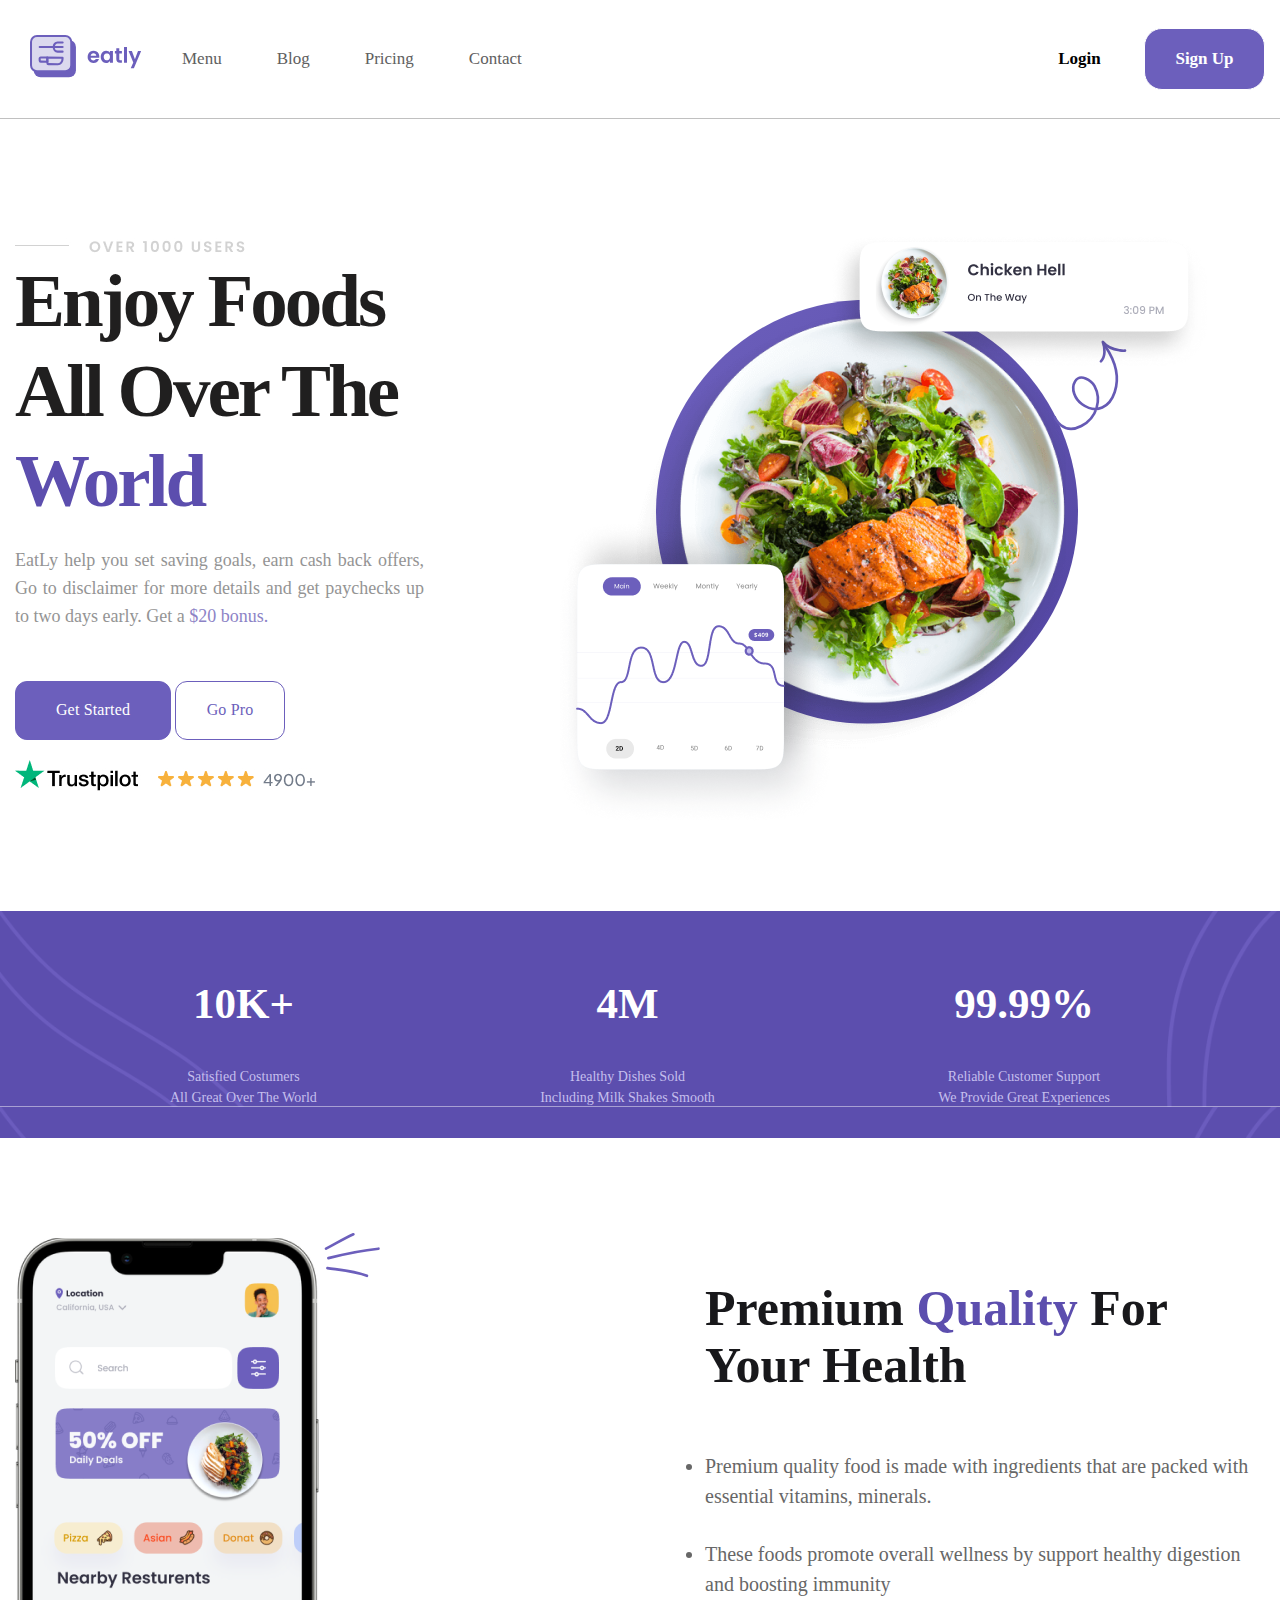
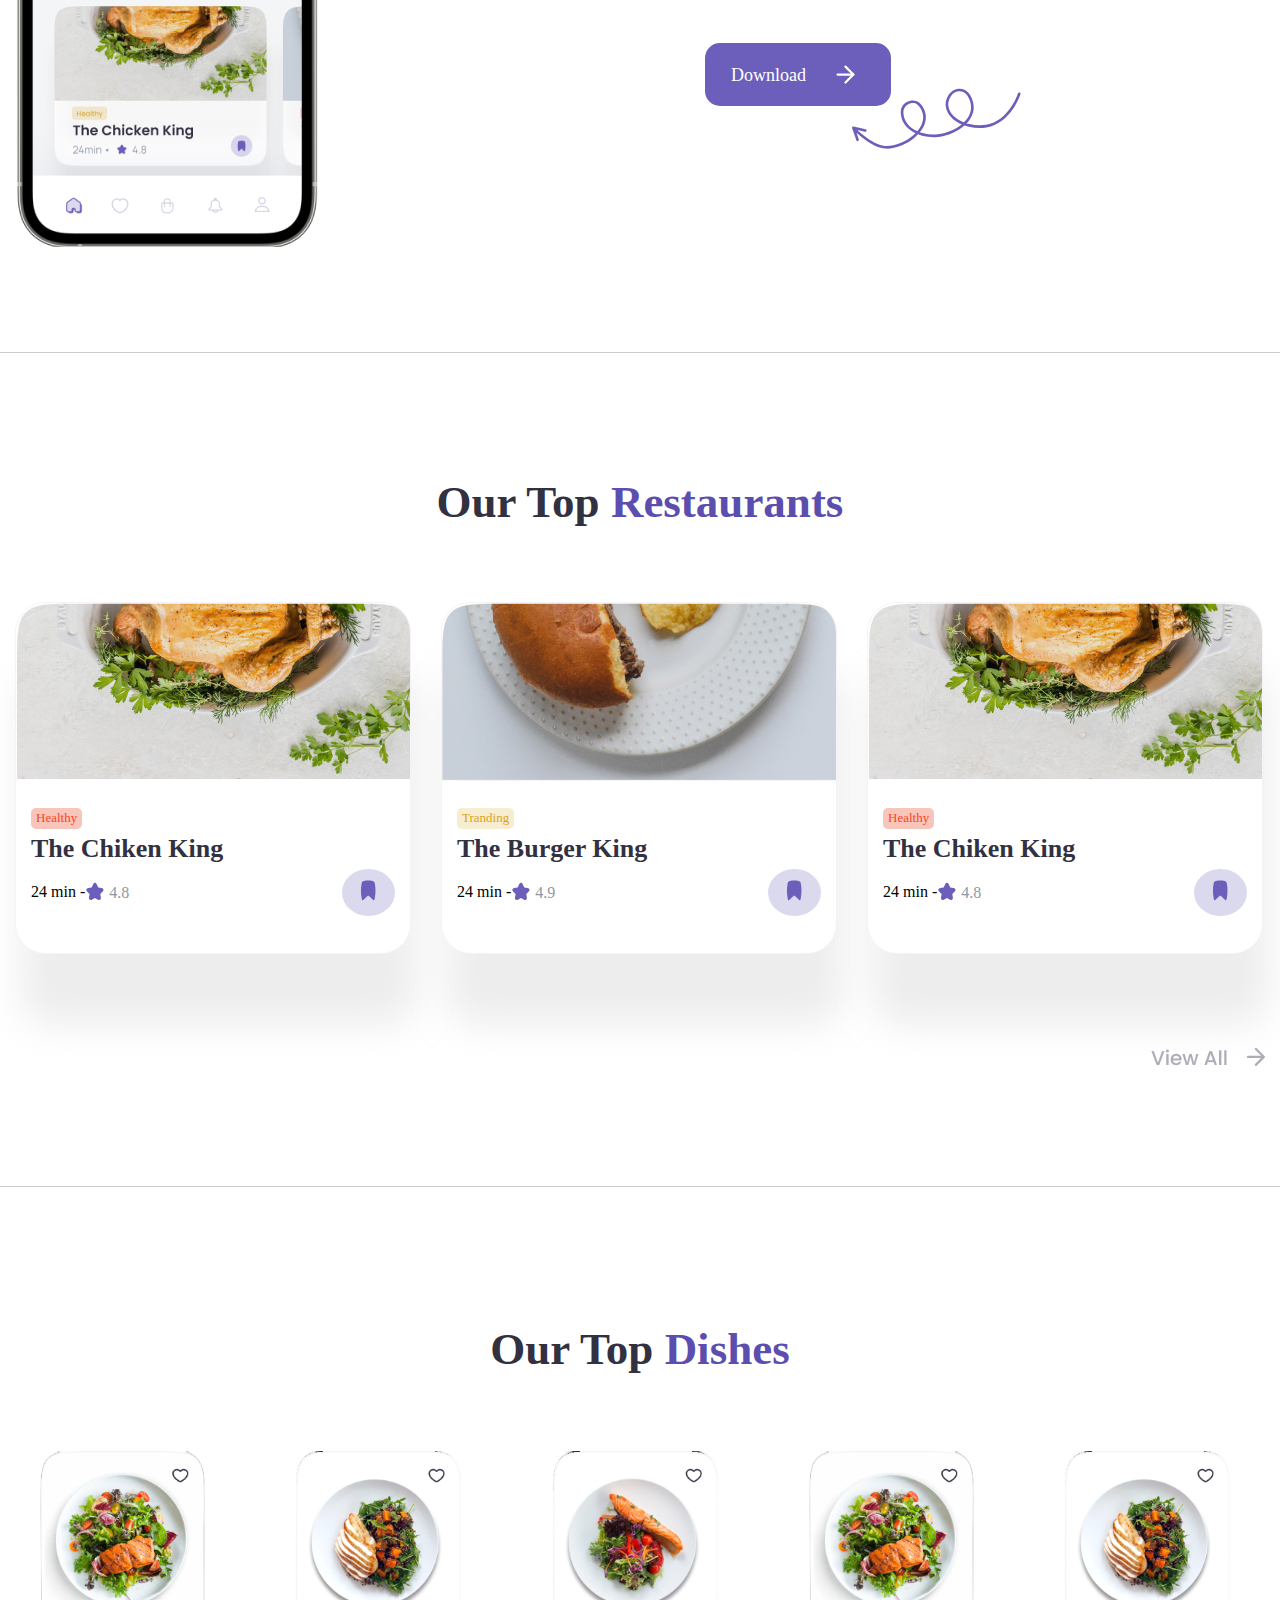
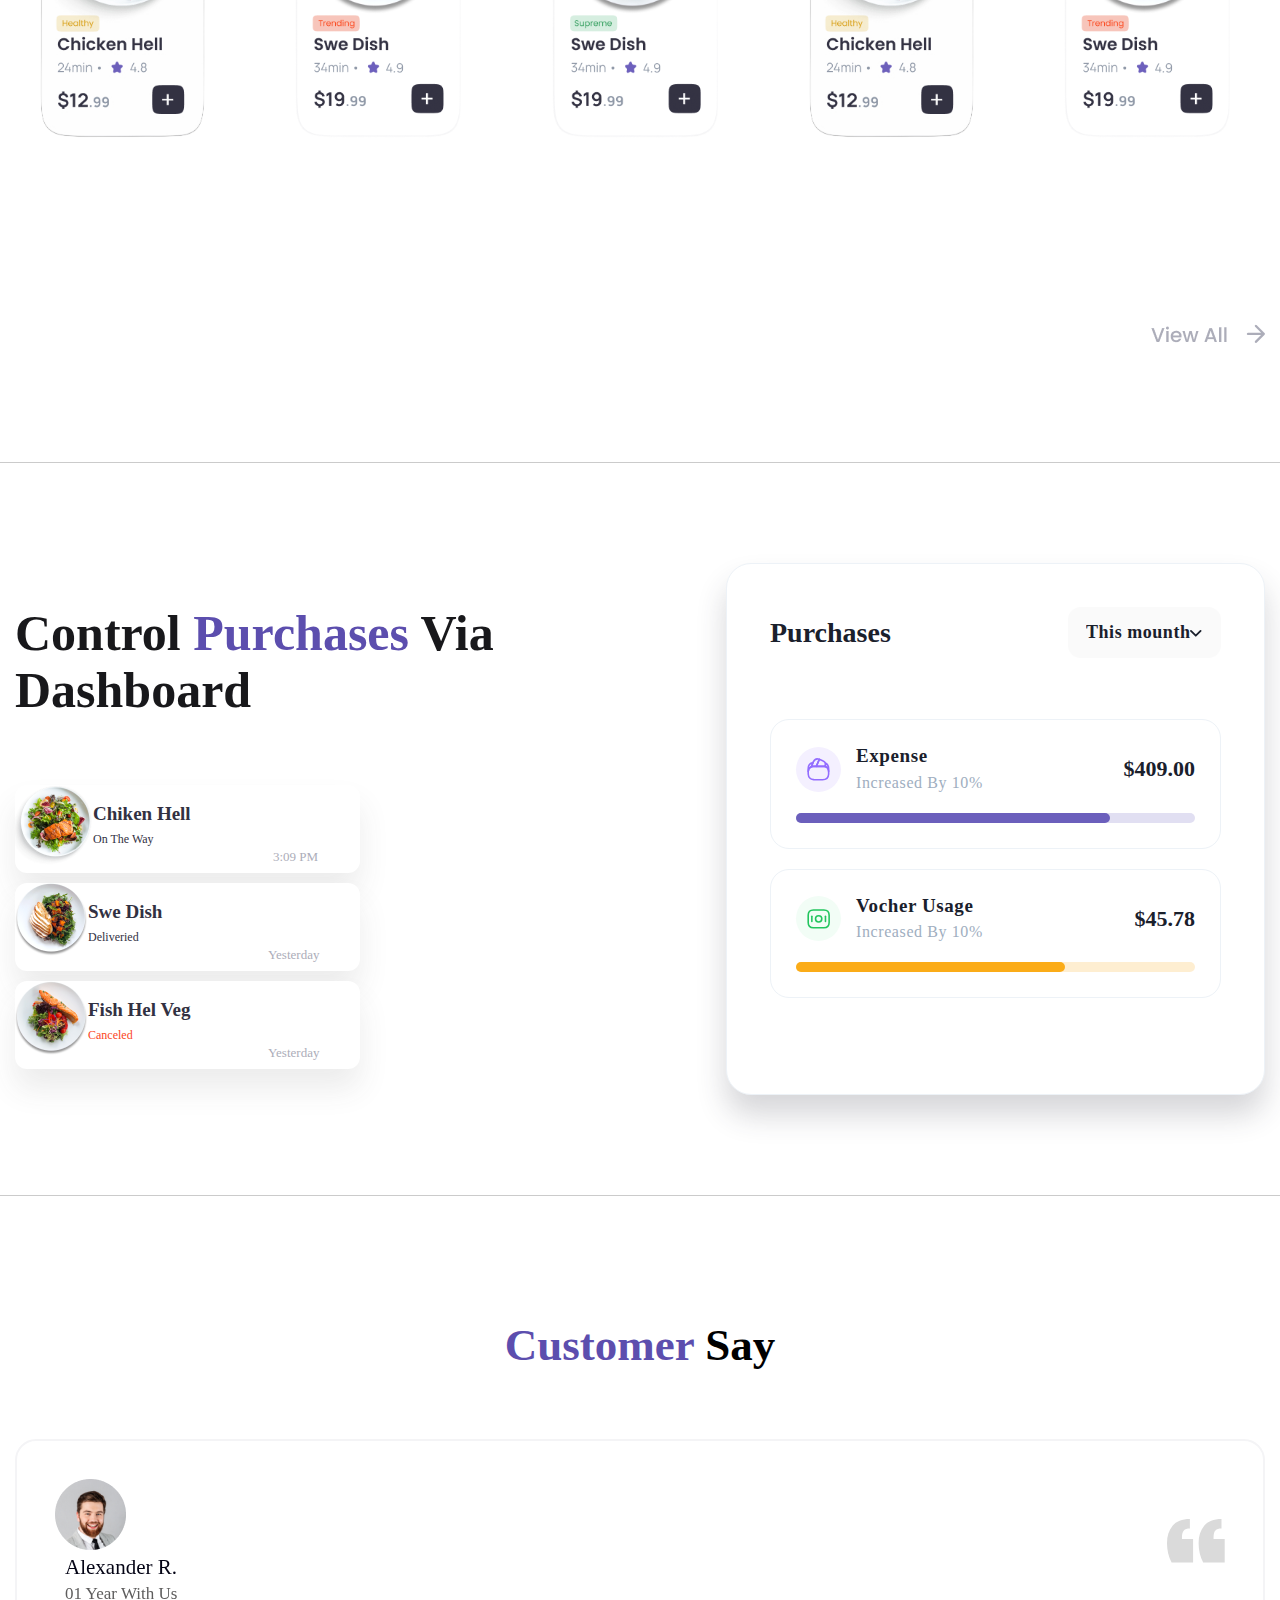
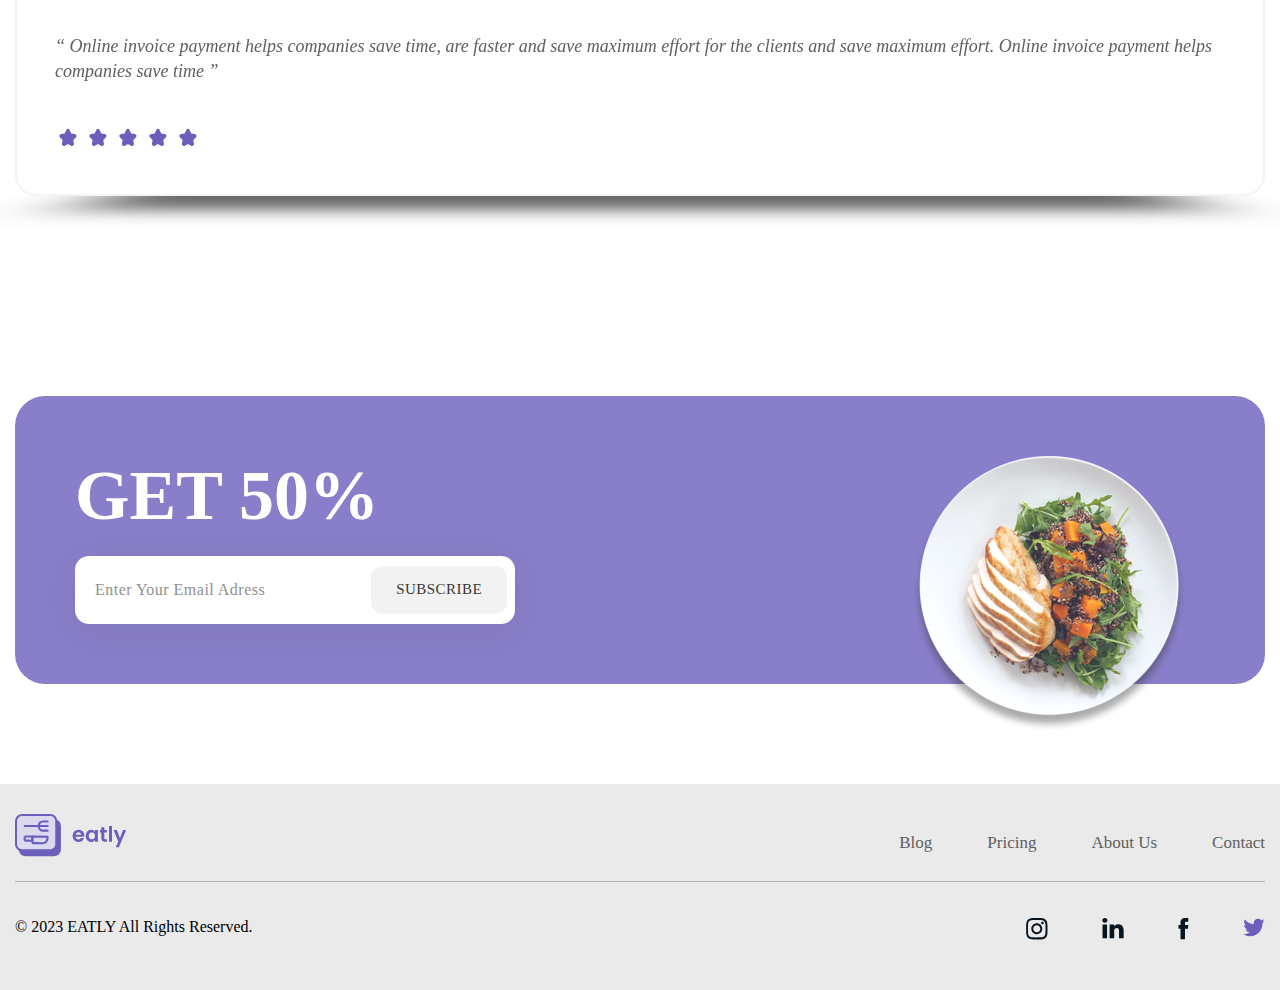
<file: index.html>
<!DOCTYPE html>
<html lang="en">

<head>
   <meta charset="UTF-8">
   <meta name="viewport" content="width=device-width, initial-scale=1.0">
   <title>Cтоловая Eatly</title>
   <link rel="stylesheet" href="./styles/normalize.css">
   <link rel="stylesheet" href="./styles/style.css">
   <link rel="stylesheet" href="https://cdn.jsdelivr.net/npm/swiper@11/swiper-bundle.min.css">
   <script src="https://cdn.jsdelivr.net/npm/swiper@11/swiper-bundle.min.js"></script>
   <link rel="stylesheet" href="https://cdnjs.cloudflare.com/ajax/libs/animate.css/4.1.1/animate.min.css">
</head>

<body>
   <header class="header">
      <div class="header__content container">
         <div class="header__content__right">
            <a href="index.html" class="header__logo">
               <img src="./img/Logo.svg" alt="Eatly Logo">
            </a>
            <nav class="header__nav">
               <ul class="nav__list">
                  <li class="nav__item"><a href="#menu" class="nav__link">Menu</a></li>
                  <li class="nav__item"><a href="blog.html" class="nav__link">Blog</a></li>
                  <li class="nav__item"><a href="#pricing" class="nav__link">Pricing</a></li>
                  <li class="nav__item"><a href="#contact" class="nav__link">Contact</a></li>
               </ul>
            </nav>
         </div>
         <div class="header__btn__left">
            <button class="header__btn login__btn">Login</button>
            <button class="header__btn sign__btn">Sign Up</button>
         </div>
      </div>
   </header>

   <main>
      <section class="hero">
         <div class="hero__content container container__padding">
            <div class="hero__left">
               <img class="hero__left__img" src="./img/Over_1000.jpg" alt="1000">
               <h1 class="hero__title animate__animated animate__flip">Enjoy Foods All Over The <span class="colortext">World</span></h1>
               <p class="hero__descr">
                  EatLy help you set saving goals, earn cash back offers,
                  Go to disclaimer for more details and get paychecks up to
                  two days early. Get a <span class="colortext">$20 bonus.</span>
               </p>
               <div class="hero__btns">
                  <button class="hero__btn__getstarted">Get Started</button>
                  <button class="hero__btn__gopro">Go Pro</button>
               </div>
               <img class="hero__left__img" src="./img/TrustReviews.jpg" alt="reviews">
            </div>
            <div class="hero__right">
               <img class="hero__img2" src="./img/1st.png" alt="order">
               <img class="hero__img" src="./img/Food_Image.png" alt="plate">
               <img class="hero__img3" src="./img/Graph.png" alt="graf">
            </div>
         </div>
      </section>
      <section class="about">
         <ul class="about__content">
            <li class="about__item">
               <h2 class="about__title">10K+</h2>
               <p class="about__descr">Satisfied Costumers </p>
               <p class="about__descr"> All Great Over The World </p>
            </li>
            <li class="about__item">
               <h2 class="about__title">4M</h2>
               <p class="about__descr">Healthy Dishes Sold </p>
               <p class="about__descr"> Including Milk Shakes Smooth</p>
            </li>
            <li class="about__item">
               <h2 class="about__title">99.99%</h2>
               <p class="about__descr">Reliable Customer Support</p>
               <p class="about__descr"> We Provide Great Experiences</p>
            </li>
         </ul>
      </section>
      <section class="downloadapp">
         <div class="downloadapp__content container container__padding conteiner__border ">
            <div class="downloadapp__content__left">
               <img class="downloadapp__img" src="./img/Mobile_Screen.png" alt="phoneapp">
            </div>
            <div class="downloadapp__content__right">
               <h2 class="downloadapp__content__title">Premium <span class="colortext">Quality</span> For Your Health
               </h2>
               <ul class="downloadapp__list">
                  <li class="downloadapp__item">
                     Premium quality food is made with ingredients that are packed with essential vitamins, minerals.
                  </li>
                  <li class="downloadapp__item">
                     These foods promote overall wellness by support healthy digestion and boosting immunity
                  </li>
               </ul>
               <a href="https://apps.apple.com/us/app/eatly/id1580698746" class="downloadapp__btn">
                  Download
                  <img class="arrow__img" src="./img/Arrow.svg" alt="Arrow">
               </a>
            </div>
         </div>
      </section>
      <section class="restaurants">
         <div class="restaurants__content container container__padding conteiner__border">
            <h2 class="restaurants__title">Our Top <span class="colortext">Restaurants</span></h2>
            <ul class="restaurants__list">
               <li class="restaurants__item">
                  <div class="restaurants__img">
                     <img src="./img/Resturent_Image_3.jpg" alt="The Chiken King image">
                  </div>
                  <div class="restaurants__info">
                     <div class="restaurants__tag tag tag__red">Healthy</div>
                     <h3 class="restaurants__name">The Chiken King</h3>
                     <div class="restaurants__bottom">
                        <div class="restaurants__dur">24 min -
                           <span class="restaurants__raiting raiting">4.8 </span>
                        </div>
                        <button class="restaurants__icon">
                           <img src="./img/Bookmark.svg" alt="Bookmark">
                        </button>
                     </div>
                  </div>
               </li>
               <li class="restaurants__item">
                  <div class="restaurants__img">
                     <img src="./img/Resturent_Image2.jpg" alt="The Burger King image">
                  </div>
                  <div class="restaurants__info">
                     <div class="restaurants__tag tag tag__yellow">Tranding</div>
                     <h3 class="restaurants__name">The Burger King</h3>
                     <div class="restaurants__bottom">
                        <div class="restaurants__delivery">24 min -
                           <span class="restaurants__raiting">4.9 </span>
                        </div>
                        <button class="restaurants__icon">
                           <img src="./img/Bookmark.svg" alt="Bookmark">
                        </button>
                     </div>
                  </div>
               </li>
               <li class="restaurants__item">
                  <div class="restaurants__img">
                     <img src="./img/Resturent_Image_3.jpg" alt="The Chiken King image">
                  </div>
                  <div class="restaurants__info">
                     <div class="restaurants__tag tag tag__red">Healthy</div>
                     <h3 class="restaurants__name">The Chiken King</h3>
                     <div class="restaurants__bottom">
                        <div class="restaurants__delivery">24 min -
                           <span class="restaurants__raiting">4.8</span>
                        </div>
                        <button class="restaurants__icon">
                           <img src="./img/Bookmark.svg" alt="Bookmark">
                        </button>
                     </div>
                  </div>
               </li>
            </ul>
            <div class="restaurants__button">
               <a href="#" class="restaurants__btn ">
                  <img src="./img/View_All.png" alt="view all">
               </a>
            </div>
         </div>
      </section>
      <section class="dishes">
         <div id="menu" class="container container__padding conteiner__border">
            <h2 class="dishes__title">Our Top <span class="colortext">Dishes</span></h2>
            <ul class="dishes__list">
               <li class="dishes__item">
                  <img class="dishes__img" src="./img/Food_Card_01.png" alt="dishes1">
               </li>
               <li class="dishes__item">
                  <img class="dishes__img" src="./img/Food_Card_02.png" alt="dishes1">
               </li>
               <li class="dishes__item">
                  <img class="dishes__img" src="./img/Food_Card_03.png" alt="dishes1">
               </li>
               <li class="dishes__item">
                  <img class="dishes__img" src="./img/Food_Card_01.png" alt="dishes1">
               </li>
               <li class="dishes__item">
                  <img class="dishes__img" src="./img/Food_Card_02.png" alt="dishes1">
               </li>
            </ul>
            <div class="restaurants__button">
               <a href="#" class="restaurants__btn ">
                  <img src="./img/View_All.png" alt="view all">
               </a>
            </div>
         </div>
      </section>
      <section class="purchase">
         <div class="container  purchase__container container__padding conteiner__border">
            <div class="purchase__content__left">
               <h2 class="purchase__title">Control <span class="colortext">Purchases</span> Via Dashboard</h2>
               <ul class="purchase__list">
                  <li class="purchase__item">
                     <div class="purchase__item__img">
                        <img src="./img/Image.png" alt="Chiken image">
                     </div>
                     <div class="purchase__item__info">
                        <h2 class="purchase__item__name">Chiken Hell</h2>
                        <p class="purchase__item__status">On The Way</p>
                        <div class="purchase__item__time">3:09 PM</div>
                     </div>
                  </li>
                  <li class="purchase__item">
                     <div class="purchase__item__img">
                        <img src="./img/Image(1).png" alt="Swedish image">
                     </div>
                     <div class="purchase__item__info">
                        <h2 class="purchase__item__name">Swe Dish</h2>
                        <p class="purchase__item__status">Deliveried</p>
                        <div class="purchase__item__time">Yesterday</div>
                     </div>
                  </li>
                  <li class="purchase__item">
                     <div class="purchase__item__img">
                        <img src="./img/Image(2).png" alt="Fish image">
                     </div>
                     <div class="purchase__item__info">
                        <h2 class="purchase__item__name">Fish Hel Veg</h2>
                        <p class="purchase__item__status purchase__item__status__red">Canceled</p>
                        <div class="purchase__item__time">Yesterday</div>
                     </div>
                  </li>
               </ul>
            </div>
            <div class="purchase__content__right__graph">
               <div class="purchase__graph__header">
                  <h3 class="purchase__graph__title">Purchases</h3>
                  <select class="purchase__select" name="timeline">
                     <option class="purchase__value" value="mounth">This mounth</option>
                     <option class="purchase__value" value="week">This week</option>
                     <option class="purchase__value" value="year">This year</option>
                  </select>
               </div>
               <ul class="purchase__graph__list">
                  <li class="purchase__graph__item purchase__graph__item__purpule">
                     <div class="purchase__graph__inner">
                        <span class="purchase__graph__icon"></span>
                        <div class="purchase__graph__about">
                           <h4 class="purchase__graph__name">Expense</h4>
                           <p class="purchase__graph__text">Increased By 10%</p>
                        </div>
                     </div>
                     <div class="purchase__graph__cost">$409.00</div>
                  </li>
                  <li class="purchase__graph__item purchase__graph__item__yellow">
                     <div class="purchase__graph__inner">
                        <span class="purchase__graph__icon"></span>
                        <div class="purchase__graph__about">
                           <h4 class="purchase__graph__name">Vocher Usage</h4>
                           <p class="purchase__graph__text">Increased By 10%</p>
                        </div>
                     </div>
                     <div class="purchase__graph__cost">$45.78</div>
                  </li>
               </ul>
            </div>
         </div>
      </section>
      <section class="review">
         <div class="container container__padding">
            <h2 class="review__title title"><span class="colortext">Customer</span> Say</h2>
            <div class="swiper-container">
               <div class="swiper-wrapper">
                  <div class="review__item swiper-slide">
                     <div class="review__header">
                        <div class="review__img">
                           <img src="./img/Pic.png" alt="review writer image">
                        </div>
                        <div class="review__info">
                           <div class="review__name">Alexander R.</div>
                           <div class="review__slogan">01 Year With Us</div>
                        </div>
                     </div>
                     <p class="review__text">“ Online invoice payment helps companies save time, are faster and save
                        maximum effort for the clients and save maximum effort. Online invoice payment helps companies
                        save time ”</p>
                     <div class="review__raiting">
                        <img src="./img/Star.svg" alt="Star raiting icon">
                        <img src="./img/Star.svg" alt="Star raiting icon">
                        <img src="./img/Star.svg" alt="Star raiting icon">
                        <img src="./img/Star.svg" alt="Star raiting icon">
                        <img src="./img/Star.svg" alt="Star raiting icon">
                     </div>
                  </div>
                  <div class="review__item swiper-slide">
                     <div class="review__header">
                        <div class="review__img">
                           <img src="./img/Pic.png" alt="review writer image">
                        </div>
                        <div class="review__info">
                           <div class="review__name">Alexander R.</div>
                           <div class="review__slogan">01 Year With Us</div>
                        </div>
                     </div>
                     <p class="review__text">“ Online invoice payment helps companies save time, are faster and save
                        maximum effort for the clients and save maximum effort. Online invoice payment helps companies
                        save time ”</p>
                     <div class="review__raiting">
                        <img src="./img/Star.svg" alt="Star raiting icon">
                        <img src="./img/Star.svg" alt="Star raiting icon">
                        <img src="./img/Star.svg" alt="Star raiting icon">
                        <img src="./img/Star.svg" alt="Star raiting icon">
                        <img src="./img/Star.svg" alt="Star raiting icon">
                     </div>
                  </div>
                  <div class="review__item swiper-slide">
                     <div class="review__header">
                        <div class="review__img">
                           <img src="./img/Pic.png" alt="review writer image">
                        </div>
                        <div class="review__info">
                           <div class="review__name">Alexander R.</div>
                           <div class="review__slogan">01 Year With Us</div>
                        </div>
                     </div>
                     <p class="review__text">“ Online invoice payment helps companies save time, are faster and save
                        maximum effort for the clients and save maximum effort. Online invoice payment helps companies
                        save time ”</p>
                     <div class="review__raiting">
                        <img src="./img/Star.svg" alt="Star raiting icon">
                        <img src="./img/Star.svg" alt="Star raiting icon">
                        <img src="./img/Star.svg" alt="Star raiting icon">
                        <img src="./img/Star.svg" alt="Star raiting icon">
                        <img src="./img/Star.svg" alt="Star raiting icon">
                     </div>
                  </div>
               </div>
            </div>
         </div>
      </section>
      <section class="sale">
         <div class="container container__padding">
            <div class="sale__content">
               <h2 class="sale__title">Get 50%</h2>
               <form action="https://jsonplaceholder.typicode.com/posts" method="post" target="_blank" class="sale__form">
                  <input type="email" name="email" placeholder="Enter Your Email Adress" class="sale__input" required>
                  <div class="sale__button">
                     <button type="submit" class="sale__btn">Subscribe</button>
                  </div>
               </form>
            </div>
         </div>
      </section>
   </main>
   <footer class="footer">
      <div class="footer__content" id="contact">
         <div class="footer__content__up">
            <a class="header__logo">
               <img src="./img/Logo.svg" alt="Eatly Logo">
            </a>
            <nav class="header__nav">
               <ul class="nav__list">
                  <li class="nav__item"><a href="blog.html" class="nav__link">Blog</a></li>
                  <li class="nav__item"><a href="#pricing" class="nav__link">Pricing</a></li>
                  <li class="nav__item"><a href="#aboutus" class="nav__link">About Us</a></li>
                  <li class="nav__item"><a href="#contact" class="nav__link">Contact</a></li>
               </ul>
            </nav>
         </div>

         <ul class="footer__content__down">

            <li class="footer_item">
               <span class="footer_discription">© 2023 EATLY All Rights Reserved.</span>
            </li>
            <li class="footer_item">
               <a href="#">
                  <img class="footer__social" src="./img/instagram.svg" alt="instagram">
               </a>
               <a href="#">
                  <img class="footer__social" src="./img/LinkedIn.svg" alt="LinkedIn">
               </a>
               <a href="#">
                  <img class="footer__social" src="./img/Facebook.svg" alt="facebook">
               </a>
               <a href="#">
                  <img class="footer__social" src="./img/twitter.svg" alt="twitter">
               </a>
            </li>
         </ul>
      </div>
   </footer>
   <script type="text/javascript" src="./js/slick.mini.js"></script>
</body>

</html>
</file>
<file: styles/style.css>
* {
  box-sizing: border-box;
}

a {
  text-decoration: none;
}

ul {
  list-style: none;
  padding: 0;
}

html {

  scroll-behavior: smooth;
}

.colortext {
  color: #5c4eae;
}

h3,
p {
  margin: 0;
}


@font-face {
  font-family: 'Poppins';
  font-style: normal;
  font-weight: 500;
  src:
    url('../fonts/Poppins-Medium.ttf') format('ttf');
}

@font-face {
  font-family: 'Poppins';
  font-style: normal;
  font-weight: 300;
  src:
    url('../fonts/Poppins-Light.ttf') format('ttf');
}

@font-face {
  font-family: 'Poppins';
  font-style: normal;
  font-weight: bold;
  src:
    url('../fonts/Poppins-Bold.ttf') format('ttf');

}

@font-face {
  font-family: 'Poppins';
  font-style: normal;
  font-weight: normal;
  src:
    url('../fonts/Poppins-Regular.ttf') format('ttf');
}

@font-face {
  font-family: 'Poppins';
  font-style: normal;
  font-weight: 800;
  src:
    url('../fonts/Poppins-ExtraBold.ttf') format('ttf');
}

@font-face {
  font-family: 'Poppins';
  font-style: normal;
  font-weight: 200;
  src:
    url('../fonts/Poppins-ExtraLight.ttf') format('ttf');
}

.body {
  font-family: 'Poppins', sans-serif;
}

.container {
  max-width: 1280px;
  margin: 0 auto;
  padding: 0 15px;
}

.container__padding {
  padding-top: 100px;
  padding-bottom: 100px;
}

.conteiner__border {
  border-bottom: 1px solid #cbcbcb;
}


.header__content {
  display: flex;
  flex-wrap: wrap;
  justify-content: space-between;
  align-items: center;
  gap: 20px;
  position: relative;
}

.header__content::after {
  content: "";
  width: 100%;
  height: 1px;
  background-color: #818181;
  opacity: 0.5;
  position: absolute;
  bottom: -1px;
  left: 0;
}

.header__content__right {
  display: flex;
  padding: 30px 15px;
  align-items: center;
  gap: 40px;
}

.nav__list {
  display: flex;
  flex-wrap: wrap;
  gap: 55px;
}

.nav__link {
  font-weight: 500;
  font-size: 17px;
  line-height: 150%;
  text-transform: capitalize;
  color: #606060;
}

.nav__link:hover {
  color:#6c5fbc ;
}

.header__btn {
  border-radius: 18px;
  padding: 17px 26px;
  width: 121px;
  height: 62px;
  border: 1px solid white;
  font-weight: 700;
  font-size: 17px;
  line-height: 150%;
  text-transform: capitalize;
}

.login__btn {
  background-color: white;
  color: #000;
}

.sign__btn {
  background-color: #6c5fbc;
  color: white;
}



.hero__content {
  display: flex;
  justify-content: space-between;
  gap: 45px;

}

.hero__left {
  display: flex;
  align-items: flex-start;
  flex-direction: column;
  justify-content: center;
  width: 568px;
}

.hero__title {
  margin: 0;
  margin-bottom: 20px;
  font-weight: 600;
  font-size: 75px;
  line-height: 120%;
  letter-spacing: -0.04em;
  color: #201f1f;
}

.animate__flip {
  animation-delay: 1s;
}

.hero__descr {
  margin-bottom: 50px;
  font-weight: 400;
  font-size: 18px;
  line-height: 156%;
  text-align: justify;
  color: #676767;
  opacity: 0.7;
}

.hero__btns {
  margin-bottom: 20px;
}

.hero__btn__getstarted {
  border-radius: 12px;
  width: 156px;
  height: 59px;
  background: #6c5fbc;
  border: 1.5px solid #6c5fbc;
  font-weight: 500;
  font-size: 16px;
  letter-spacing: 0.01em;
  text-transform: capitalize;
  color: #fff;
}

.hero__btn__gopro {
  border: 1.50px solid #6c5fbc;
  border-radius: 12px;
  width: 110px;
  height: 59px;
  font-weight: 500;
  font-size: 16px;
  letter-spacing: 0.01em;
  text-transform: capitalize;
  color: #6c5fbc;
  background: #fff;
}

.hero__right {
  position: relative;
}

.hero__right::before {
  content: url('../img/Ellipse.svg');
  position: absolute;
  top: 50%;
  left: 50%;
  transform: translateX(-50%) translateY(-50%);

}

.hero__img {
  position: relative;
  top: -55px;
  left: 167px;
  bottom: 0px;
}

.hero__img2 {
  position: relative;
  left: 360px;
  top: 15px;
  z-index: 5;
}

.hero__img3 {
  position: relative;
  right: 350px;
  top: 20px;
}

.hero__right::after {
  content: url('../img/Arrow\ 01.svg');
  position: absolute;
  top: 20%;
  left: 71%;
}

.about {
  background-image: url('../img/BG.png');
  background-size: contain;
}

.about__content {
  display: flex;
  flex-wrap: wrap;
  justify-content: space-between;
  align-items: center;
  gap: 20px;
  max-width: 970px;
  margin: 0 auto;
  padding: 30px 15px;
}

.about__title {
  font-weight: 700;
  font-size: 43px;
  line-height: 125%;
  text-align: center;
  color: #fff;
}

.about__descr {
  font-weight: 500;
  font-size: 14px;
  line-height: 150%;
  text-align: center;
  color: #c5bfed
}

.downloadapp__content {
  display: flex;
  justify-content: space-between;
  gap: 45px;

}

.downloadapp__content__left {
  position: relative;
}

.downloadapp__content__left::before {
  content: url('../img/Illustration\ 01.svg');
  position: absolute;
  top: -2%;
  right: -20%
}

.downloadapp__content__right {
  display: flex;
  justify-content: flex-start;
  flex-direction: column;
  width: 560px;
}

.downloadapp__content__title {
  font-weight: 700;
  font-size: 50px;
  line-height: 114%;
  text-transform: capitalize;
  color: #18181b;
}

.downloadapp__list {
  list-style: revert;
}

.downloadapp__item {
  font-weight: 400;
  font-size: 20px;
  line-height: 150%;
  color: #676767;
  margin-bottom: 28px;
}

.downloadapp__btn {
  display: flex;
  align-items: center;
  gap: 25px;
  border-radius: 15px;
  width: 186px;
  height: 63px;
  background: #6c5fbc;
  color: #fff;
  padding: 20px 26px;
  font-weight: 500;
  font-size: 18px;
  line-height: 125%;
  text-transform: capitalize;
  text-align: center;
  position: relative;

}

.downloadapp__btn::after {
  content: url('../img/Vector\ 14.svg');
  position: absolute;
  top: 70%;
  right: -70%
}

.restaurants__title {
  margin-bottom: 86px;
  font-weight: 600;
  font-size: 45px;
  line-height: 57%;
  color: #323142;
  text-align: center;
}

.restaurants__list {
  display: flex;
  gap: 30px;
}

.restaurants__item {
  width: 396px;
  border-radius: 30px;
  background-color: #ffffff;
  border: 1.5px solid #f4f4f6;
  box-shadow: 6px 71px 36px rgba(229, 229, 229, 0.7);
  overflow: hidden;
}

.restaurants__img {
  width: 100%;
  height: 50%;
  object-fit: cover;
}

.restaurants__info {
  padding: 30px 15px;

}

.tag {
  max-width: fit-content;
  border-radius: 5px;
  padding: 3px 5px;
  font-size: 13px;
  margin-bottom: 5px;
}

.tag__red {
  color: #fb461d;
  background-color: #f7c5ba;
}

.tag__yellow {
  color: #daa41a;
  background-color: #f7edd0;
}

.restaurants__name {
  font-weight: 600;
  font-size: 26px;
  color: #323142;
  margin-bottom: 5px;
}

.restaurants__bottom {
  display: flex;
  justify-content: space-between;
  align-items: center;
}

.restaurants__delivery,
.restaurants__raiting {
  display: inline-block;
  vertical-align: middle;
}

.restaurants__raiting {
  color: #8e97a6;
  position: relative;

}

.restaurants__raiting {
  padding-left: 20px;
}

.restaurants__raiting::before {
  content: "";
  position: absolute;
  width: 26px;
  height: 26px;
  top: -30%;
  right: 53%;
  background: url(../img/Star.svg) top center no-repeat;
}

.restaurants__icon {
  border: none;
  outline: none;
  background-color: #dbd9ee;
  border-radius: 100%;
}

.restaurants__button {
  text-align: right;
  padding-top: 65px;
}


.dishes__title {
  font-weight: 600;
  font-size: 45px;
  text-align: center;
  color: #323142;
  margin-bottom: 75px;

}

.dishes__list {
  display: flex;
  justify-content: space-between;
}

.dishes__img {
  width: 225px;
}


.purchase__container {
  display: flex;
  gap: 141px;
}

.purchase__content__left {
  display: flex;
  align-items: flex-start;
  flex-direction: column;
  justify-content: center;
  max-width: 570px;
}

.purchase__title {
  font-weight: 700;
  font-size: 50px;
  line-height: 114%;
  text-transform: capitalize;
  color: #18181b;
  margin-bottom: 50px;
}

.purchase__item {
  display: flex;
  border-radius: 12px;
  width: 345px;
  height: 88px;
  background: #fff;
  box-shadow: 0 20px 30px rgba(70, 70, 70, 0.1);
  margin-bottom: 10px;
}

.purchase__item__name {
  font-weight: 600;
  font-size: 19px;
  line-height: 140%;
  color: #323142;
  margin-bottom: 4px;
}

.purchase__item__status {
  font-weight: 500;
  font-size: 12px;
  line-height: 140%;
  color: #323142;
}

.purchase__item__status__red {
  color: #fb461d;
}

.purchase__item__time {
  font-weight: 500;
  font-size: 13px;
  line-height: 140%;
  color: #acadb9;
  padding-left: 180px;
}

.purchase__content__right__graph {
  display: flex;
  width: 620px;
  flex-direction: column;
  background: #ffffff;
  border: 1px solid #edf2f7;
  border-radius: 25px;
  box-shadow: 0 20px 30px rgba(50, 49, 66, 0.2);
  padding: 43px;
}

.purchase__graph__header {
  display: flex;
  justify-content: space-between;
  align-items: center;
  margin-bottom: 45px;
}

.purchase__graph__title {
  font-weight: 800;
  font-size: 28px;
  color: #1a202c;
}

.purchase__select {
  font-weight: 600;
  font-size: 18px;
  line-height: 150%;
  letter-spacing: 0.03em;
  text-align: start;
  color: #1a202c;
  padding: 12px 30px 12px 18px;
  background: #fafafa;
  border-radius: 13px;
  border: none;
  appearance: none;
  background-image: url('../img/chevron-down.svg');
  background-size: 20px;
  background-position: right 15px center;
  background-repeat: no-repeat;
  cursor: pointer;
}

.purchase__graph__item {
  position: relative;
  display: flex;
  flex-wrap: wrap;
  justify-content: space-between;
  align-items: center;
  border: 1px solid #edf2f7;
  border-radius: 19px;
  padding: 25px 25px 55px;
}

.purchase__graph__item::before,
.purchase__graph__item::after {
  content: "";
  position: absolute;
  bottom: 25px;
  left: 25px;
  right: 25px;
  height: 9.42px;
  border-radius: 78px;
}

.purchase__graph__item::before {
  opacity: 0.2;
}

.purchase__graph__item__purpule .purchase__graph__icon {
  background-color: #f4f0ff;
}

.purchase__graph__item__purpule .purchase__graph__icon::after {
  background: url(../img/wallet.svg) top center no-repeat;
}

.purchase__graph__item__purpule::before,
.purchase__graph__item__purpule::after {
  background-color: #6b5fbc;
}

.purchase__graph__item__purpule::after {
  width: 70%;
}

.purchase__graph__item__purpule {
  margin-bottom: 20px;
}

.purchase__graph__item__yellow .purchase__graph__icon {
  background-color: #f2fdf6;
}

.purchase__graph__item__yellow .purchase__graph__icon::after {
  background: url(../img/money.svg) top center no-repeat;
}

.purchase__graph__item__yellow::before,
.purchase__graph__item__yellow::after {
  background-color: #fbac18;
}

.purchase__graph__item__yellow::after {
  width: 60%;
}

.purchase__graph__inner {
  display: flex;
  align-items: center;
}

.purchase__graph__icon {
  display: inline-block;
  width: 45px;
  height: 45px;
  border-radius: 50%;
  position: relative;
}

.purchase__graph__icon::after {
  content: "";
  position: absolute;
  top: 50%;
  left: 50%;
  width: 25px;
  height: 25px;
  transform: translate(-50%, -50%);
  background-size: cover;
}

.purchase__graph__about {
  margin-left: 15px;
  letter-spacing: 0.6px;
}

.purchase__graph__name {
  font-weight: 800;
  font-size: 19px;
  color: #1A202C;
  margin: 0 0 7px;
}

.purchase__graph__text {
  font-weight: 500;
  font-size: 16px;
  color: #A0AEC0;
  margin: 0;
}

.purchase__graph__cost {
  font-weight: 800;
  font-size: 22px;
  color: #1a202c;
}



.review__title {
  margin-bottom: 80px;
  text-align: center;
  font-weight: 600;
  font-size: 45px;
  line-height: 57%;

}

.review__item {
  background-color: #ffffff;
  border: 2px solid #f4f4f6;
  border-radius: 21px;
  padding: 38px;
  position: relative;
}

.review__header {
  align-items: center;
  margin-bottom: 30px;
  position: relative;
}

.review__header.active {
  display: flex;
}

.review__header::after {
  content: "";
  position: absolute;
  top: 50%;
  right: 0;
  width: 58px;
  height: 44px;
  transform: translateY(-50%);
  background: url(../img/Path\ 173.svg) top center no-repeat;
  background-size: cover;
}

.review__img {
  flex: 0 0 71px;
}

.review__info {
  margin-left: 10px;
}

.review__name {
  font-weight: 500;
  font-size: 21px;
  color: #030314;
  margin-bottom: 5px;
}

.review__slogan {
  font-weight: 500;
  font-size: 17px;
  color: #5E5D5D;
}

.review__text {
  font-style: italic;
  font-size: 18px;
  line-height: 1.4;
  color: #606060;
  margin: 0 0 40px;
}


.sale__content {
  border-radius: 30px;
  background: #6c5fbc;
  opacity: 0.8;
  padding: 60px;
}

.sale__title {
  text-transform: uppercase;
  font-weight: 800;
  font-size: 70px;
  color: #ffffff;
  margin: 0 0 20px;
  text-align: left;
}

.sale__form {
  display: inline-block;
  position: relative;

}

.sale__input {
  width: 440px;
  height: 68px;
  background: #ffffff;
  box-shadow: 0 7px 45px rgba(0, 0, 0, 0.1);
  border-radius: 14px;
  font-size: 16px;
  letter-spacing: 0.03em;
  color: #878787;
  padding-left: 20px;
  border: none;
}

.sale__button {
  position: absolute;
  right: 8px;
  top: 50%;
  transform: translateY(-50%);
}

.sale__btn {
  font-size: 15px;
  letter-spacing: 0.03em;
  padding: 15px 25px;
  border-radius: 11px;
  text-transform: uppercase;
  border: none;
}

.sale__form::after {
  content: url('../img/Food\ Image777.png');
  position: absolute;
  top: -150%;
  left: 190%;
}






.footer {
  background-color: #eaeaea;
  ;
}

.footer__content {
  /*  display: flex;
    flex-wrap: wrap;
    justify-content:space-between;*/
  /* align-items: center; */
  gap: 20px;
  max-width: 1280px;
  margin: 0 auto;
  padding: 30px 15px;
}

.footer__content__up {
  display: flex;
  flex-wrap: wrap;
  justify-content: space-between;
  position: relative;
}

.footer__content__up::after {
  content: "";
  width: 100%;
  height: 1px;
  background-color: #818181;
  opacity: 0.5;
  position: absolute;
  bottom: -10px;
  left: 0;
}

.footer__content__down {
  display: flex;
  flex-wrap: wrap;
  justify-content: space-between;
  padding-top: 30px;
}

.footer_item {
  display: flex;
  gap: 54px;
}


.blog_nav {
  display: none;
}

.blog__list {
  display: flex;
  flex-wrap: wrap;
  justify-content: space-between;
}

.blog__item {
  width: 30%;
}

.blog__img {
  width: 100%;
  max-width: 380px;
  height: auto;
}



.blog__btn {
  border-radius: 18px;
  padding: 17px 26px;
  width: 121px;
  height: 62px;
  border: 1px solid white;
  font-weight: 700;
  font-size: 17px;
  line-height: 150%;
  text-transform: capitalize;
  background-color: #6c5fbc;
  color: white;
}

.final {
  display: flex;
  justify-content: center;
  align-items: center;
}

.blog1__img {
  width: 100%;
  max-width: 500px;
  height: auto;
}
</file>
